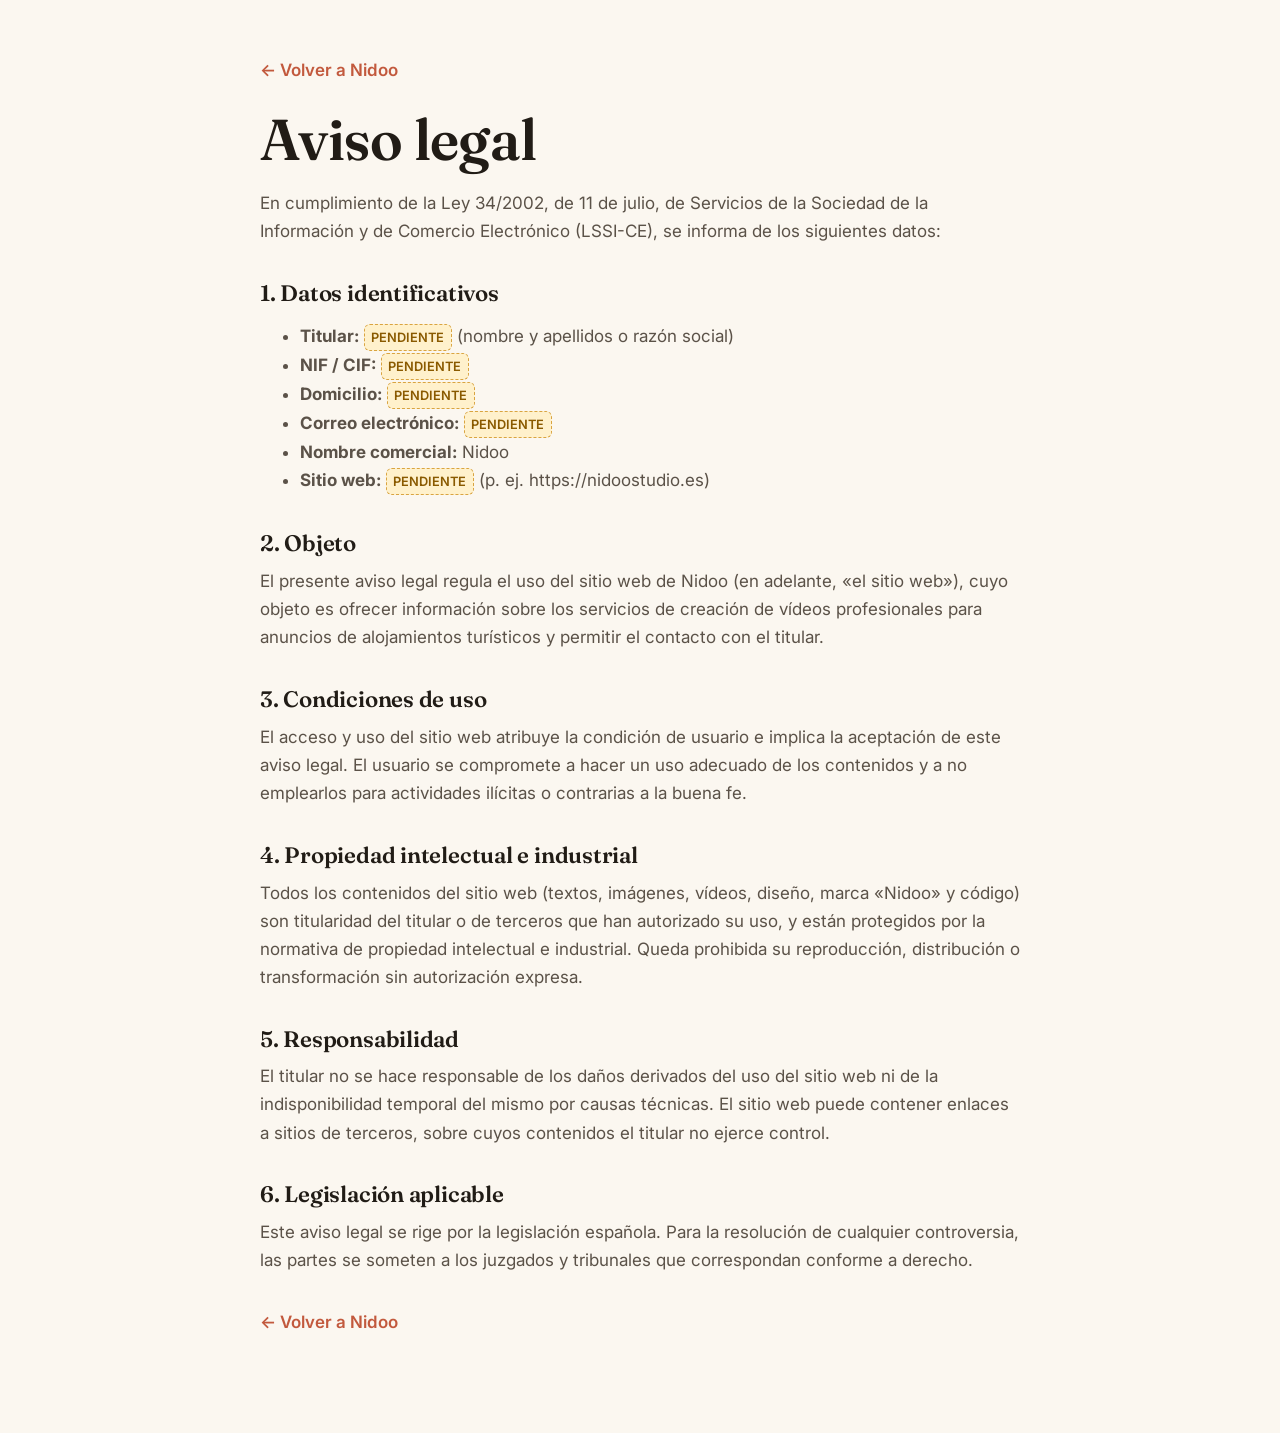
<file: aviso-legal.html>
<!doctype html>
<html lang="es">
<head>
  <meta charset="utf-8">
  <meta name="viewport" content="width=device-width, initial-scale=1">
  <title>Aviso legal · Nidoo</title>
  <meta name="description" content="Aviso legal de Nidoo.">
  <meta name="robots" content="noindex, follow">
  <link rel="icon" href="../assets/favicon.svg" type="image/svg+xml">
  <link rel="preconnect" href="https://fonts.googleapis.com">
  <link rel="preconnect" href="https://fonts.gstatic.com" crossorigin>
  <link href="https://fonts.googleapis.com/css2?family=Fraunces:opsz,wght@9..144,500;9..144,600&family=Inter:wght@400;500;600&display=swap" rel="stylesheet">
  <link rel="stylesheet" href="../css/styles.css">
</head>
<body>
  <main class="contenedor legal">
    <a class="volver" href="../index.html">← Volver a Nidoo</a>
    <h1>Aviso legal</h1>
    <p>En cumplimiento de la Ley 34/2002, de 11 de julio, de Servicios de la Sociedad de la Información y de Comercio Electrónico (LSSI-CE), se informa de los siguientes datos:</p>

    <h2>1. Datos identificativos</h2>
    <ul>
      <li><strong>Titular:</strong> <span class="pendiente">PENDIENTE</span> (nombre y apellidos o razón social)</li>
      <li><strong>NIF / CIF:</strong> <span class="pendiente">PENDIENTE</span></li>
      <li><strong>Domicilio:</strong> <span class="pendiente">PENDIENTE</span></li>
      <li><strong>Correo electrónico:</strong> <span class="pendiente">PENDIENTE</span></li>
      <li><strong>Nombre comercial:</strong> Nidoo</li>
      <li><strong>Sitio web:</strong> <span class="pendiente">PENDIENTE</span> (p. ej. https://nidoostudio.es)</li>
    </ul>

    <h2>2. Objeto</h2>
    <p>El presente aviso legal regula el uso del sitio web de Nidoo (en adelante, «el sitio web»), cuyo objeto es ofrecer información sobre los servicios de creación de vídeos profesionales para anuncios de alojamientos turísticos y permitir el contacto con el titular.</p>

    <h2>3. Condiciones de uso</h2>
    <p>El acceso y uso del sitio web atribuye la condición de usuario e implica la aceptación de este aviso legal. El usuario se compromete a hacer un uso adecuado de los contenidos y a no emplearlos para actividades ilícitas o contrarias a la buena fe.</p>

    <h2>4. Propiedad intelectual e industrial</h2>
    <p>Todos los contenidos del sitio web (textos, imágenes, vídeos, diseño, marca «Nidoo» y código) son titularidad del titular o de terceros que han autorizado su uso, y están protegidos por la normativa de propiedad intelectual e industrial. Queda prohibida su reproducción, distribución o transformación sin autorización expresa.</p>

    <h2>5. Responsabilidad</h2>
    <p>El titular no se hace responsable de los daños derivados del uso del sitio web ni de la indisponibilidad temporal del mismo por causas técnicas. El sitio web puede contener enlaces a sitios de terceros, sobre cuyos contenidos el titular no ejerce control.</p>

    <h2>6. Legislación aplicable</h2>
    <p>Este aviso legal se rige por la legislación española. Para la resolución de cualquier controversia, las partes se someten a los juzgados y tribunales que correspondan conforme a derecho.</p>

    <p style="margin-top:2em"><a class="volver" href="../index.html">← Volver a Nidoo</a></p>
  </main>
</body>
</html>
</file>
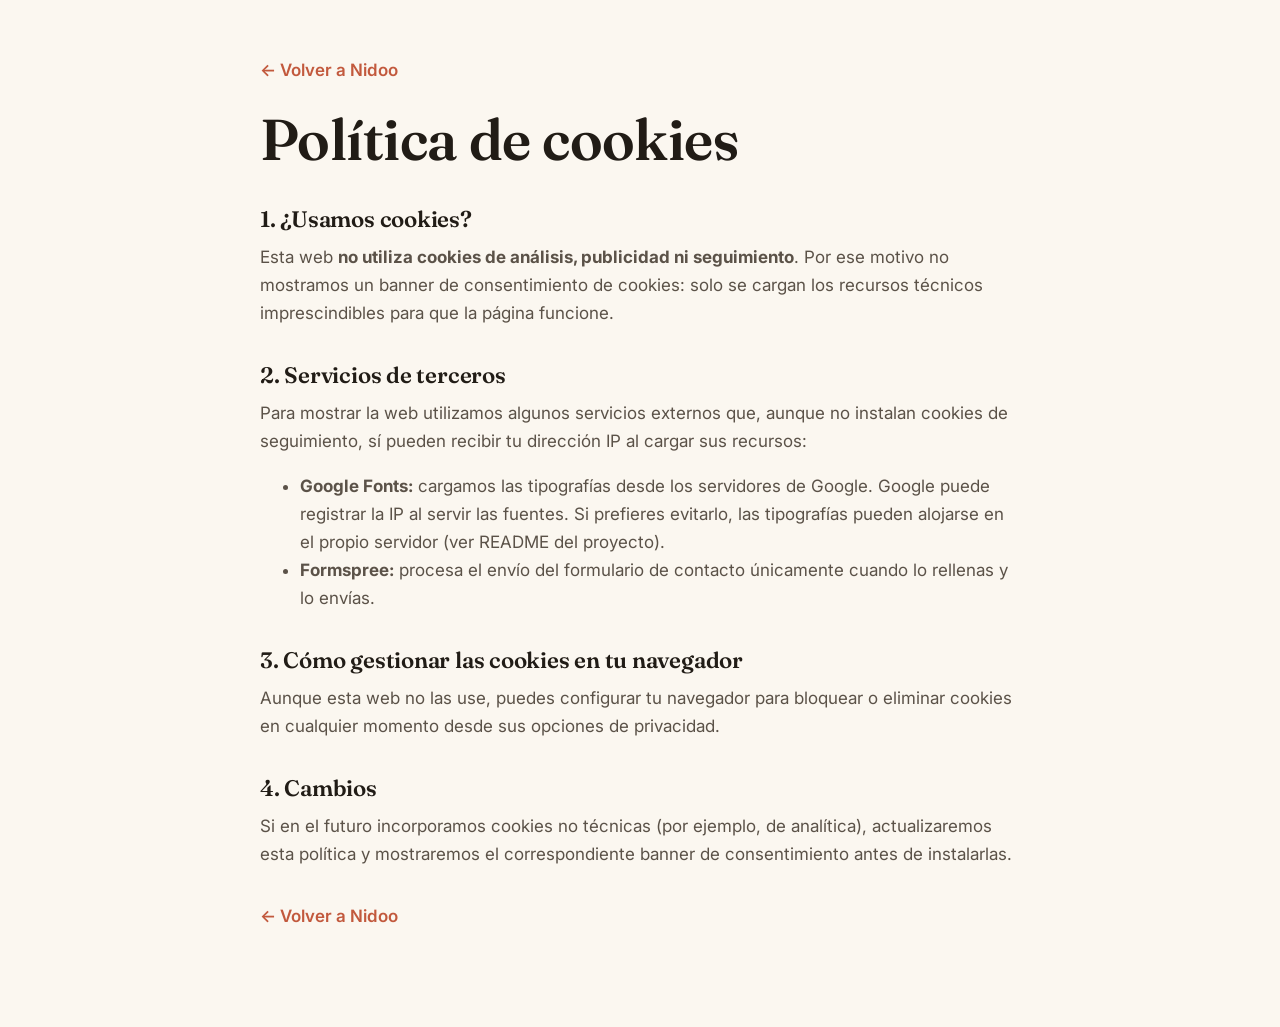
<file: cookies.html>
<!doctype html>
<html lang="es">
<head>
  <meta charset="utf-8">
  <meta name="viewport" content="width=device-width, initial-scale=1">
  <title>Política de cookies · Nidoo</title>
  <meta name="description" content="Política de cookies de Nidoo.">
  <meta name="robots" content="noindex, follow">
  <link rel="icon" href="../assets/favicon.svg" type="image/svg+xml">
  <link rel="preconnect" href="https://fonts.googleapis.com">
  <link rel="preconnect" href="https://fonts.gstatic.com" crossorigin>
  <link href="https://fonts.googleapis.com/css2?family=Fraunces:opsz,wght@9..144,500;9..144,600&family=Inter:wght@400;500;600&display=swap" rel="stylesheet">
  <link rel="stylesheet" href="../css/styles.css">
</head>
<body>
  <main class="contenedor legal">
    <a class="volver" href="../index.html">← Volver a Nidoo</a>
    <h1>Política de cookies</h1>

    <h2>1. ¿Usamos cookies?</h2>
    <p>Esta web <strong>no utiliza cookies de análisis, publicidad ni seguimiento</strong>. Por ese motivo no mostramos un banner de consentimiento de cookies: solo se cargan los recursos técnicos imprescindibles para que la página funcione.</p>

    <h2>2. Servicios de terceros</h2>
    <p>Para mostrar la web utilizamos algunos servicios externos que, aunque no instalan cookies de seguimiento, sí pueden recibir tu dirección IP al cargar sus recursos:</p>
    <ul>
      <li><strong>Google Fonts:</strong> cargamos las tipografías desde los servidores de Google. Google puede registrar la IP al servir las fuentes. Si prefieres evitarlo, las tipografías pueden alojarse en el propio servidor (ver README del proyecto).</li>
      <li><strong>Formspree:</strong> procesa el envío del formulario de contacto únicamente cuando lo rellenas y lo envías.</li>
    </ul>

    <h2>3. Cómo gestionar las cookies en tu navegador</h2>
    <p>Aunque esta web no las use, puedes configurar tu navegador para bloquear o eliminar cookies en cualquier momento desde sus opciones de privacidad.</p>

    <h2>4. Cambios</h2>
    <p>Si en el futuro incorporamos cookies no técnicas (por ejemplo, de analítica), actualizaremos esta política y mostraremos el correspondiente banner de consentimiento antes de instalarlas.</p>

    <p style="margin-top:2em"><a class="volver" href="../index.html">← Volver a Nidoo</a></p>
  </main>
</body>
</html>
</file>
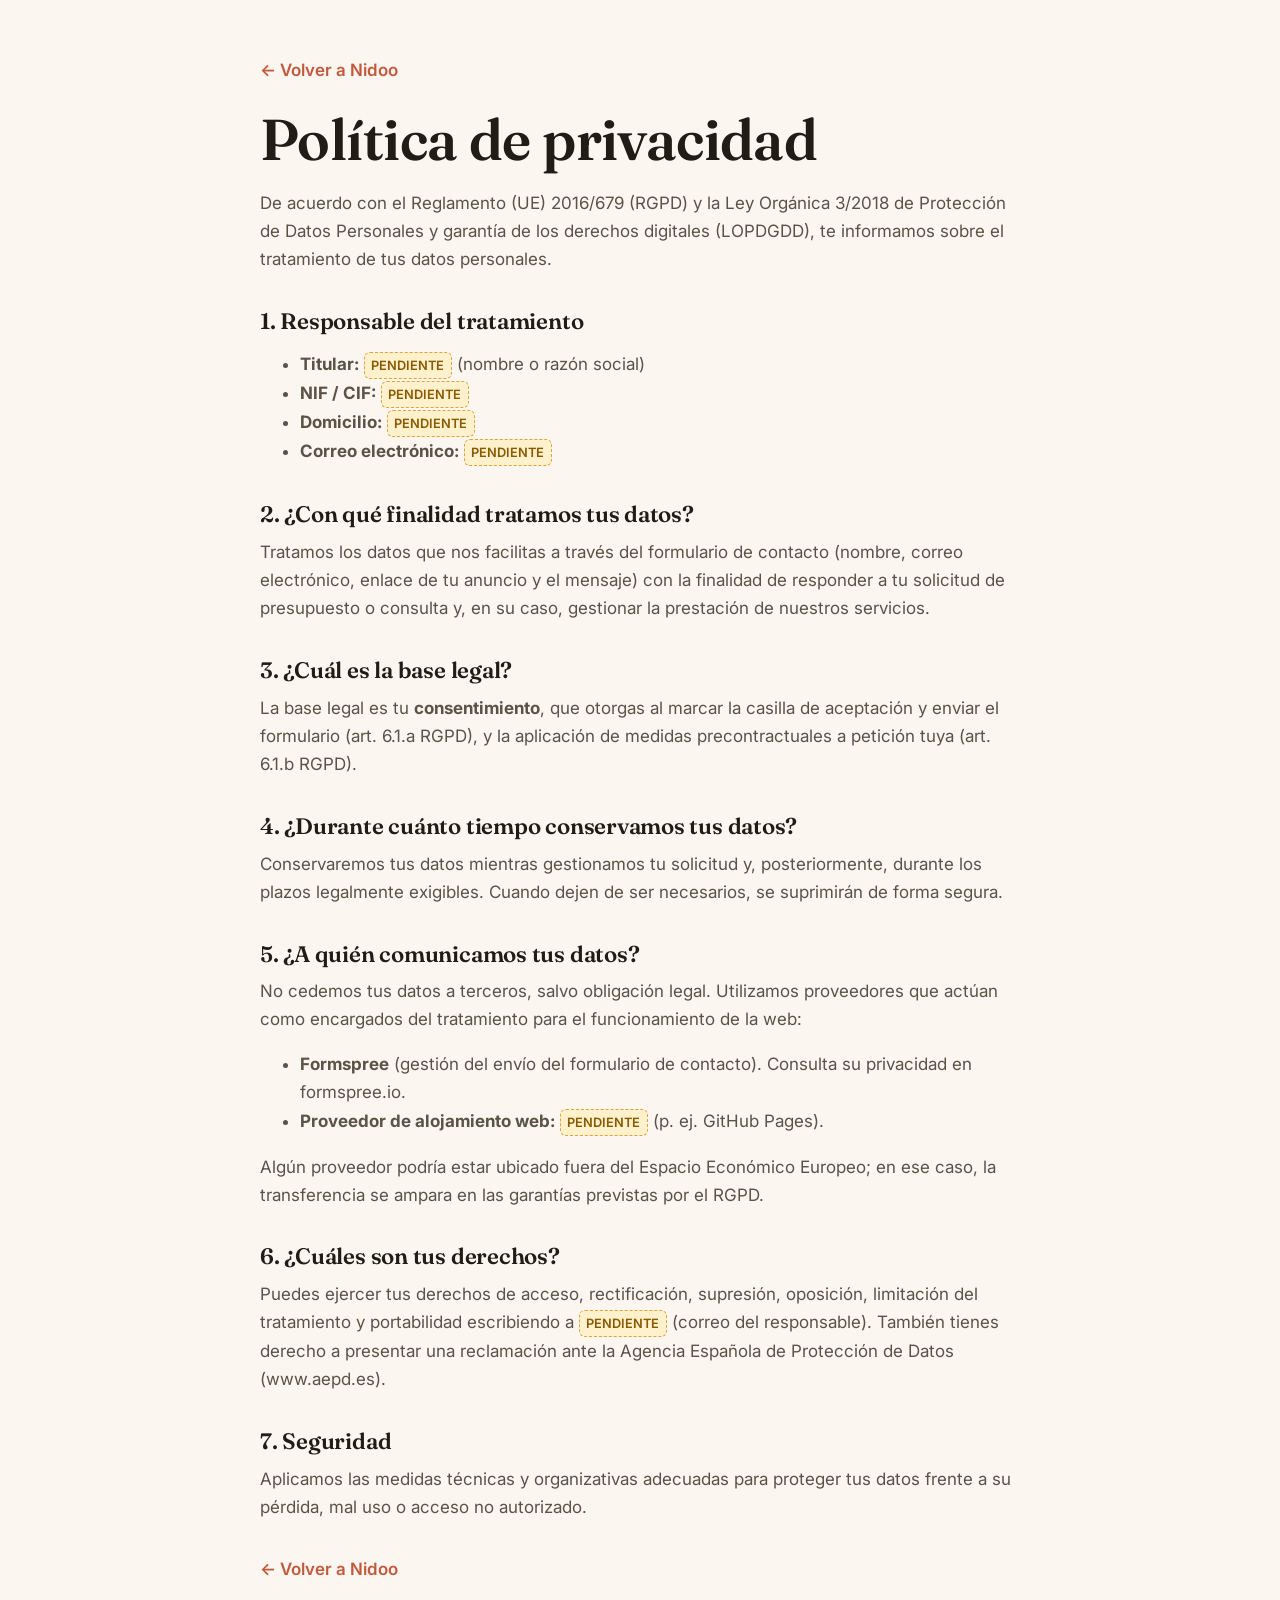
<file: privacidad.html>
<!doctype html>
<html lang="es">
<head>
  <meta charset="utf-8">
  <meta name="viewport" content="width=device-width, initial-scale=1">
  <title>Política de privacidad · Nidoo</title>
  <meta name="description" content="Política de privacidad de Nidoo.">
  <meta name="robots" content="noindex, follow">
  <link rel="icon" href="../assets/favicon.svg" type="image/svg+xml">
  <link rel="preconnect" href="https://fonts.googleapis.com">
  <link rel="preconnect" href="https://fonts.gstatic.com" crossorigin>
  <link href="https://fonts.googleapis.com/css2?family=Fraunces:opsz,wght@9..144,500;9..144,600&family=Inter:wght@400;500;600&display=swap" rel="stylesheet">
  <link rel="stylesheet" href="../css/styles.css">
</head>
<body>
  <main class="contenedor legal">
    <a class="volver" href="../index.html">← Volver a Nidoo</a>
    <h1>Política de privacidad</h1>
    <p>De acuerdo con el Reglamento (UE) 2016/679 (RGPD) y la Ley Orgánica 3/2018 de Protección de Datos Personales y garantía de los derechos digitales (LOPDGDD), te informamos sobre el tratamiento de tus datos personales.</p>

    <h2>1. Responsable del tratamiento</h2>
    <ul>
      <li><strong>Titular:</strong> <span class="pendiente">PENDIENTE</span> (nombre o razón social)</li>
      <li><strong>NIF / CIF:</strong> <span class="pendiente">PENDIENTE</span></li>
      <li><strong>Domicilio:</strong> <span class="pendiente">PENDIENTE</span></li>
      <li><strong>Correo electrónico:</strong> <span class="pendiente">PENDIENTE</span></li>
    </ul>

    <h2>2. ¿Con qué finalidad tratamos tus datos?</h2>
    <p>Tratamos los datos que nos facilitas a través del formulario de contacto (nombre, correo electrónico, enlace de tu anuncio y el mensaje) con la finalidad de responder a tu solicitud de presupuesto o consulta y, en su caso, gestionar la prestación de nuestros servicios.</p>

    <h2>3. ¿Cuál es la base legal?</h2>
    <p>La base legal es tu <strong>consentimiento</strong>, que otorgas al marcar la casilla de aceptación y enviar el formulario (art. 6.1.a RGPD), y la aplicación de medidas precontractuales a petición tuya (art. 6.1.b RGPD).</p>

    <h2>4. ¿Durante cuánto tiempo conservamos tus datos?</h2>
    <p>Conservaremos tus datos mientras gestionamos tu solicitud y, posteriormente, durante los plazos legalmente exigibles. Cuando dejen de ser necesarios, se suprimirán de forma segura.</p>

    <h2>5. ¿A quién comunicamos tus datos?</h2>
    <p>No cedemos tus datos a terceros, salvo obligación legal. Utilizamos proveedores que actúan como encargados del tratamiento para el funcionamiento de la web:</p>
    <ul>
      <li><strong>Formspree</strong> (gestión del envío del formulario de contacto). Consulta su privacidad en formspree.io.</li>
      <li><strong>Proveedor de alojamiento web:</strong> <span class="pendiente">PENDIENTE</span> (p. ej. GitHub Pages).</li>
    </ul>
    <p>Algún proveedor podría estar ubicado fuera del Espacio Económico Europeo; en ese caso, la transferencia se ampara en las garantías previstas por el RGPD.</p>

    <h2>6. ¿Cuáles son tus derechos?</h2>
    <p>Puedes ejercer tus derechos de acceso, rectificación, supresión, oposición, limitación del tratamiento y portabilidad escribiendo a <span class="pendiente">PENDIENTE</span> (correo del responsable). También tienes derecho a presentar una reclamación ante la Agencia Española de Protección de Datos (www.aepd.es).</p>

    <h2>7. Seguridad</h2>
    <p>Aplicamos las medidas técnicas y organizativas adecuadas para proteger tus datos frente a su pérdida, mal uso o acceso no autorizado.</p>

    <p style="margin-top:2em"><a class="volver" href="../index.html">← Volver a Nidoo</a></p>
  </main>
</body>
</html>
</file>
<file: css/styles.css>
/* ==========================================================================
   Nidoo — hoja de estilos
   Dirección visual A · Mediterráneo cálido
   Para cambiar colores o tipografías, edita las variables de :root
   ========================================================================== */

:root {
  /* Paleta — un solo color de acento (terracota) */
  --crema: #FBF7F0;
  --crema-2: #F3ECE1;
  --tinta: #211C16;
  --tinta-suave: #5B5248;
  --acento: #E07A5F;
  --acento-oscuro: #C2593D;
  --linea: #E7DED0;
  --blanco: #FFFFFF;
  --sombra: 0 10px 30px rgba(33, 28, 22, 0.08);
  --sombra-fuerte: 0 18px 50px rgba(33, 28, 22, 0.14);

  /* Tipografía */
  --fuente-titulo: "Fraunces", Georgia, "Times New Roman", serif;
  --fuente-texto: "Inter", system-ui, -apple-system, "Segoe UI", Roboto, sans-serif;

  /* Medidas */
  --ancho: 1120px;
  --radio: 16px;
  --radio-s: 10px;
}

/* ---------- Reset ligero ---------- */
* { box-sizing: border-box; }
html { scroll-behavior: smooth; -webkit-text-size-adjust: 100%; }
body {
  margin: 0;
  font-family: var(--fuente-texto);
  color: var(--tinta);
  background: var(--crema);
  line-height: 1.65;
  font-size: 1.0625rem;
  -webkit-font-smoothing: antialiased;
}
img { max-width: 100%; display: block; }
a { color: var(--acento-oscuro); }
h1, h2, h3 { font-family: var(--fuente-titulo); line-height: 1.1; font-weight: 600; margin: 0 0 .5em; letter-spacing: -0.01em; }
h1 { font-size: clamp(2.1rem, 6vw, 3.6rem); }
h2 { font-size: clamp(1.7rem, 4.5vw, 2.6rem); }
h3 { font-size: 1.25rem; }
p { margin: 0 0 1em; }

/* ---------- Utilidades ---------- */
.contenedor { width: 100%; max-width: var(--ancho); margin-inline: auto; padding-inline: 20px; }
.seccion { padding-block: clamp(56px, 10vw, 110px); }
.seccion--alt { background: var(--crema-2); }
.centrado { text-align: center; }
.eyebrow {
  font-family: var(--fuente-texto);
  text-transform: uppercase;
  letter-spacing: .14em;
  font-size: .78rem;
  font-weight: 600;
  color: var(--acento-oscuro);
  margin: 0 0 .9em;
}
.lead { font-size: 1.15rem; color: var(--tinta-suave); max-width: 60ch; }
.centrado .lead { margin-inline: auto; }
.pendiente {
  display: inline-block;
  background: #FFF1CC;
  border: 1px dashed #D9A441;
  color: #8A5A00;
  font-size: .8rem;
  font-weight: 600;
  padding: .15em .5em;
  border-radius: 6px;
}

/* ---------- Saltar al contenido (accesibilidad) ---------- */
.saltar {
  position: absolute; left: -9999px; top: 0;
  background: var(--tinta); color: #fff; padding: 12px 18px; border-radius: 0 0 8px 0; z-index: 200;
}
.saltar:focus { left: 0; }

/* ---------- Botones ---------- */
.btn {
  display: inline-flex; align-items: center; gap: .5em;
  font-family: var(--fuente-texto); font-weight: 600; font-size: 1rem;
  padding: .85em 1.5em; border-radius: 999px; border: 2px solid transparent;
  text-decoration: none; cursor: pointer; transition: transform .15s ease, background .2s ease, box-shadow .2s ease;
  line-height: 1;
}
.btn:active { transform: translateY(1px); }
.btn--primario { background: var(--acento); color: #fff; box-shadow: var(--sombra); }
.btn--primario:hover { background: var(--acento-oscuro); }
.btn--fantasma { background: transparent; color: var(--tinta); border-color: var(--linea); }
.btn--fantasma:hover { border-color: var(--acento); color: var(--acento-oscuro); }
.btn--wa { background: #25D366; color: #073; }
.btn--wa:hover { background: #1fb457; }
.btn--grande { padding: 1.05em 1.9em; font-size: 1.08rem; }

/* ---------- Cabecera / navegación ---------- */
.nav {
  position: sticky; top: 0; z-index: 100;
  background: rgba(251, 247, 240, 0.82);
  backdrop-filter: saturate(140%) blur(10px);
  border-bottom: 1px solid var(--linea);
}
.nav__row { display: flex; align-items: center; justify-content: space-between; min-height: 68px; gap: 16px; }
.marca { display: inline-flex; align-items: center; gap: .55em; font-family: var(--fuente-titulo); font-weight: 600; font-size: 1.4rem; color: var(--tinta); text-decoration: none; }
.marca img { width: 30px; height: 30px; }
.nav__links { display: none; gap: 28px; }
.nav__links a { color: var(--tinta); text-decoration: none; font-weight: 500; font-size: .98rem; }
.nav__links a:hover { color: var(--acento-oscuro); }
.nav__cta { display: none; }

@media (min-width: 880px) {
  .nav__links { display: flex; }
  .nav__cta { display: inline-flex; }
}

/* ---------- Hero ---------- */
.hero { padding-block: clamp(40px, 8vw, 80px); overflow: hidden; }
.hero__grid { display: grid; gap: 40px; align-items: center; }
.hero__texto { text-align: center; }
.hero__sub { font-size: 1.2rem; color: var(--tinta-suave); max-width: 52ch; margin-inline: auto; margin-bottom: 1.6em; }
.hero__acciones { display: flex; flex-wrap: wrap; gap: 14px; justify-content: center; }
.hero__media { position: relative; }
.hero__media img { width: 100%; border-radius: var(--radio); box-shadow: var(--sombra-fuerte); aspect-ratio: 4 / 5; object-fit: cover; }
.hero__sello {
  position: absolute; bottom: 18px; left: 18px;
  background: var(--blanco); color: var(--tinta); padding: .6em 1em; border-radius: 999px;
  font-weight: 600; font-size: .9rem; box-shadow: var(--sombra); display: inline-flex; align-items: center; gap: .5em;
}

@media (min-width: 880px) {
  .hero__grid { grid-template-columns: 1.05fr .95fr; gap: 56px; }
  .hero__texto { text-align: left; }
  .hero__sub { margin-inline: 0; }
  .hero__acciones { justify-content: flex-start; }
}

/* ---------- Problema ---------- */
.problema__grid { display: grid; gap: 36px; align-items: center; }
.problema__media img { width: 100%; border-radius: var(--radio); box-shadow: var(--sombra); }
.lista-check { list-style: none; padding: 0; margin: 1.2em 0 0; display: grid; gap: 14px; }
.lista-check li { display: flex; gap: 12px; align-items: flex-start; }
.lista-check svg { flex: 0 0 24px; margin-top: 3px; color: var(--acento); }
@media (min-width: 880px) { .problema__grid { grid-template-columns: 1fr 1fr; gap: 56px; } }

/* ---------- Servicios ---------- */
.tarjetas { display: grid; gap: 22px; margin-top: 44px; }
.tarjeta {
  background: var(--blanco); border: 1px solid var(--linea); border-radius: var(--radio);
  padding: 30px 26px; box-shadow: var(--sombra); transition: transform .2s ease, box-shadow .2s ease;
}
.tarjeta:hover { transform: translateY(-4px); box-shadow: var(--sombra-fuerte); }
.tarjeta__icono {
  width: 52px; height: 52px; border-radius: 14px; background: #FBE6DE; color: var(--acento-oscuro);
  display: grid; place-items: center; margin-bottom: 18px;
}
.tarjeta h3 { margin-bottom: .4em; }
.tarjeta .etiqueta { font-weight: 600; color: var(--acento-oscuro); font-size: .82rem; text-transform: uppercase; letter-spacing: .08em; display: block; margin: 1.1em 0 .3em; }
.tarjeta p:last-child { margin-bottom: 0; }
@media (min-width: 720px) { .tarjetas { grid-template-columns: repeat(3, 1fr); } }

/* ---------- Pasos ---------- */
.pasos { display: grid; gap: 22px; margin-top: 44px; counter-reset: paso; }
.paso { background: var(--blanco); border: 1px solid var(--linea); border-radius: var(--radio); padding: 28px 24px; position: relative; }
.paso__num {
  counter-increment: paso; font-family: var(--fuente-titulo); font-size: 2.4rem; color: var(--acento);
  line-height: 1; margin-bottom: .2em; font-weight: 600;
}
.paso__num::before { content: "0" counter(paso); }
.paso h3 { font-size: 1.15rem; }
.paso p { margin-bottom: 0; color: var(--tinta-suave); }
@media (min-width: 720px) { .pasos { grid-template-columns: repeat(2, 1fr); } }
@media (min-width: 1000px) { .pasos { grid-template-columns: repeat(4, 1fr); } }

/* ---------- Trabajos / galería ---------- */
.aviso-relleno {
  text-align: center; color: var(--tinta-suave); font-size: .95rem; margin-top: 8px;
}
.galeria { display: grid; gap: 18px; margin-top: 36px; }
.galeria figure { margin: 0; position: relative; border-radius: var(--radio); overflow: hidden; box-shadow: var(--sombra); background: var(--crema-2); }
.galeria img { width: 100%; aspect-ratio: 16 / 9; object-fit: cover; }
.galeria figcaption {
  position: absolute; top: 12px; left: 12px; background: rgba(33,28,22,.72); color: #fff;
  font-size: .78rem; padding: .3em .7em; border-radius: 999px;
}
@media (min-width: 640px) { .galeria { grid-template-columns: repeat(2, 1fr); } }
@media (min-width: 980px) { .galeria { grid-template-columns: repeat(3, 1fr); } }

/* ---------- Galería de vídeo (Trabajos) ---------- */
.galeria-video {
  display: flex; flex-wrap: wrap; gap: 20px; margin-top: 36px;
  justify-content: center; align-items: flex-start;
}
.video-card { margin: 0; position: relative; border-radius: var(--radio); overflow: hidden; box-shadow: var(--sombra); background: #000; }
.video-card video { display: block; width: 100%; height: 100%; object-fit: cover; background: #000; }
.video-card--vertical { width: 280px; aspect-ratio: 9 / 16; }
.video-card--horizontal { width: 460px; max-width: 100%; aspect-ratio: 16 / 9; align-self: center; }
.video-card figcaption {
  position: absolute; top: 12px; left: 12px; right: 12px; display: flex; gap: 8px; align-items: center;
  background: rgba(33,28,22,.72); color: #fff; font-size: .78rem; padding: .35em .7em; border-radius: 999px;
  width: fit-content; max-width: calc(100% - 24px);
}
.video-card figcaption .pendiente { font-size: .72rem; }
@media (max-width: 520px) {
  .video-card--vertical { width: 100%; max-width: 320px; }
  .video-card--horizontal { width: 100%; }
}

/* ---------- Precios ---------- */
.precio-card {
  max-width: 540px; margin: 40px auto 0; background: var(--blanco); border: 1px solid var(--linea);
  border-radius: var(--radio); padding: 44px 32px; text-align: center; box-shadow: var(--sombra-fuerte);
}
.precio-card .cifra { font-family: var(--fuente-titulo); font-size: clamp(2.6rem, 8vw, 3.6rem); color: var(--tinta); line-height: 1; }
.precio-card .cifra small { font-size: 1rem; color: var(--tinta-suave); font-family: var(--fuente-texto); display: block; margin-top: .4em; font-weight: 500; }
.precio-card ul { list-style: none; padding: 0; margin: 24px 0; text-align: left; display: inline-grid; gap: 12px; }
.precio-card li { display: flex; gap: 10px; align-items: flex-start; }
.precio-card li svg { flex: 0 0 22px; color: var(--acento); margin-top: 3px; }

/* ---------- FAQ ---------- */
.faq { max-width: 760px; margin: 40px auto 0; display: grid; gap: 12px; }
.faq details {
  background: var(--blanco); border: 1px solid var(--linea); border-radius: var(--radio-s); padding: 2px 22px;
}
.faq summary {
  cursor: pointer; font-weight: 600; font-size: 1.08rem; padding: 18px 0; list-style: none;
  display: flex; justify-content: space-between; align-items: center; gap: 16px;
}
.faq summary::-webkit-details-marker { display: none; }
.faq summary::after { content: "+"; font-size: 1.6rem; color: var(--acento); transition: transform .2s ease; line-height: 1; }
.faq details[open] summary::after { transform: rotate(45deg); }
.faq details p { margin: 0 0 20px; color: var(--tinta-suave); }

/* ---------- Contacto ---------- */
.contacto__grid { display: grid; gap: 40px; }
.form { display: grid; gap: 18px; }
.campo { display: grid; gap: 7px; }
.campo label { font-weight: 600; font-size: .95rem; }
.campo input, .campo textarea {
  font-family: inherit; font-size: 1rem; padding: 13px 15px; border: 1.5px solid var(--linea);
  border-radius: var(--radio-s); background: var(--blanco); color: var(--tinta); width: 100%;
}
.campo input:focus, .campo textarea:focus { outline: 3px solid rgba(224,122,95,.35); border-color: var(--acento); }
.campo textarea { min-height: 120px; resize: vertical; }
.consentimiento { display: flex; gap: 10px; align-items: flex-start; font-size: .92rem; color: var(--tinta-suave); }
.consentimiento input { width: 20px; height: 20px; margin-top: 2px; flex: 0 0 auto; }
.form__nota { font-size: .85rem; color: var(--tinta-suave); }
.contacto__aside { background: var(--crema-2); border-radius: var(--radio); padding: 32px; border: 1px solid var(--linea); }
.contacto__aside h3 { margin-top: 0; }
.contacto__dato { display: flex; gap: 10px; align-items: center; margin-bottom: 14px; }
.contacto__dato svg { color: var(--acento); flex: 0 0 22px; }
@media (min-width: 880px) { .contacto__grid { grid-template-columns: 1.3fr .9fr; align-items: start; } }

/* ---------- Botón flotante WhatsApp ---------- */
.flotante {
  position: fixed; right: 18px; bottom: 18px; z-index: 120;
  width: 58px; height: 58px; border-radius: 50%; background: #25D366; color: #fff;
  display: grid; place-items: center; box-shadow: var(--sombra-fuerte);
  transition: transform .18s ease;
}
.flotante:hover { transform: scale(1.06); }
.flotante svg { width: 30px; height: 30px; }
@media (min-width: 880px) { .flotante { right: 26px; bottom: 26px; } }

/* ---------- Pie ---------- */
.pie { background: var(--tinta); color: #E9E2D7; padding-block: 56px 32px; }
.pie a { color: #F3D9C6; }
.pie__grid { display: grid; gap: 32px; }
.pie__marca { font-family: var(--fuente-titulo); font-size: 1.5rem; color: #fff; display: inline-flex; align-items: center; gap: .5em; }
.pie__marca img { width: 28px; height: 28px; }
.pie h4 { font-size: .8rem; text-transform: uppercase; letter-spacing: .12em; color: #C9BFB0; margin: 0 0 14px; }
.pie ul { list-style: none; padding: 0; margin: 0; display: grid; gap: 10px; }
.pie ul a { text-decoration: none; }
.pie ul a:hover { text-decoration: underline; }
.pie__legal { border-top: 1px solid rgba(255,255,255,.12); margin-top: 36px; padding-top: 24px; font-size: .85rem; color: #B6AC9D; display: flex; flex-wrap: wrap; gap: 8px 20px; justify-content: space-between; }
@media (min-width: 720px) { .pie__grid { grid-template-columns: 2fr 1fr 1fr; } }

/* ---------- Páginas legales ---------- */
.legal { max-width: 800px; margin-inline: auto; padding-block: 56px; }
.legal h1 { margin-bottom: .3em; }
.legal h2 { font-size: 1.4rem; margin-top: 1.6em; }
.legal p, .legal li { color: var(--tinta-suave); }
.legal a.volver { display: inline-block; margin-bottom: 24px; text-decoration: none; font-weight: 600; }

/* ---------- Animaciones al hacer scroll ----------
   Solo se ocultan si el JS está activo (clase .js en <html>).
   Sin JS, todo el contenido se ve con normalidad. */
.js .revelar { opacity: 0; transform: translateY(24px); transition: opacity .7s ease, transform .7s ease; }
.js .revelar.visible { opacity: 1; transform: none; }

@media (prefers-reduced-motion: reduce) {
  * { scroll-behavior: auto !important; }
  .revelar { opacity: 1 !important; transform: none !important; transition: none !important; }
  .btn, .tarjeta, .flotante { transition: none !important; }
}
</file>
